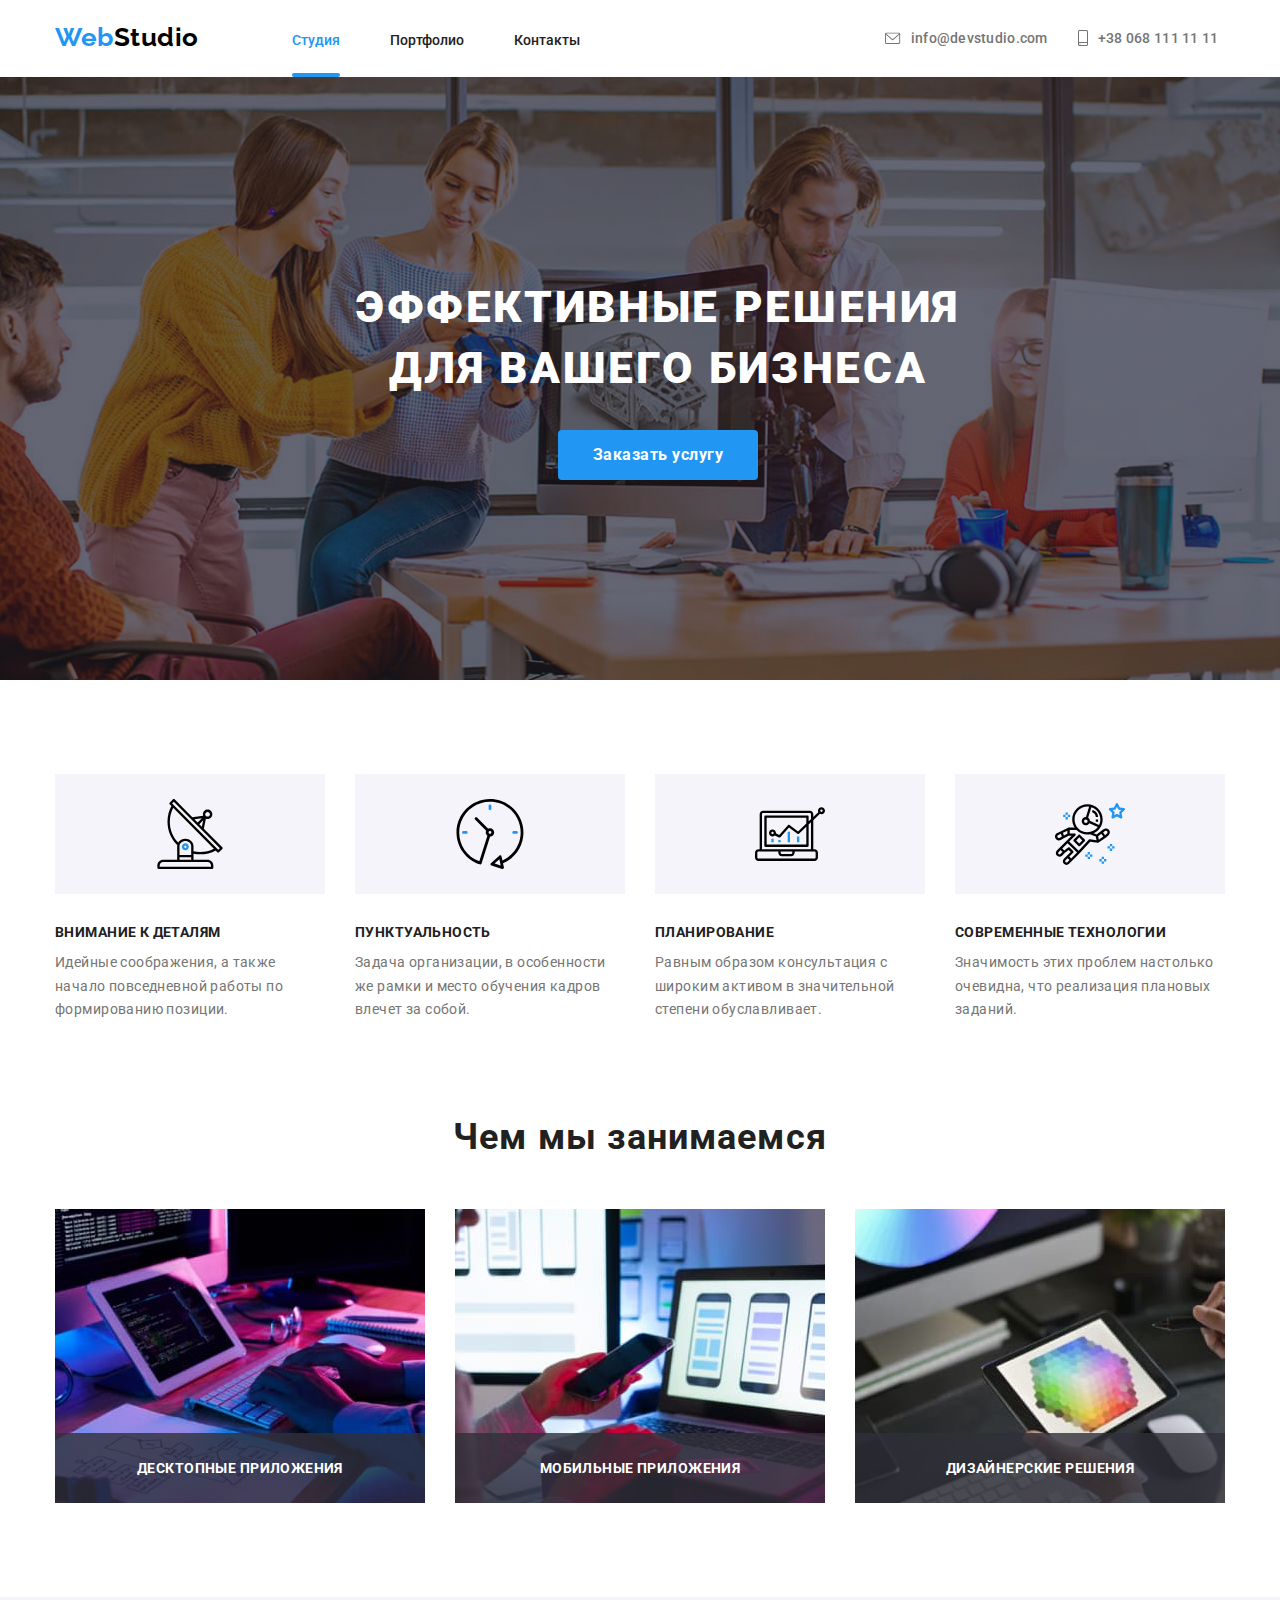
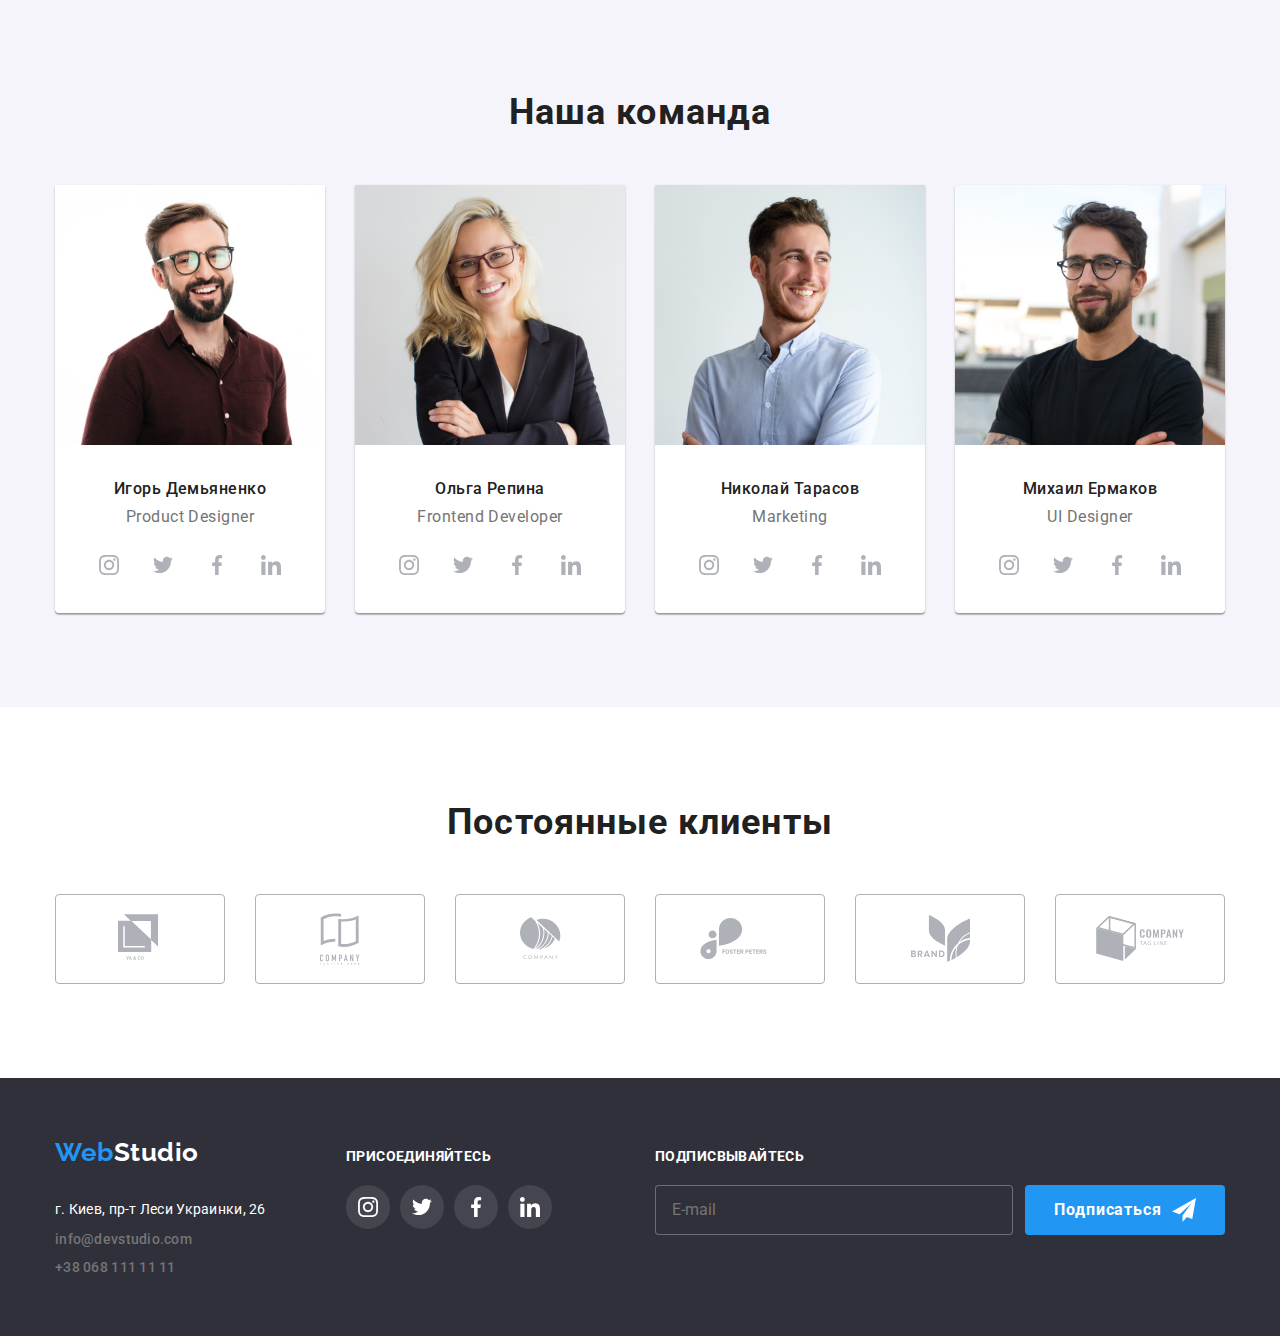
<file: index.html>
<!DOCTYPE html>
<html lang="ru">

<head>
    <meta charset="UTF-8">
    <meta name="viewport" content="width=device-width, initial-scale=1.0">
    <link rel="stylesheet" href="./css/normilize.css">
    <link rel="stylesheet" href="./css/variables.css">
    <link rel="preconnect" href="https://fonts.gstatic.com">
    <link rel="preconnect" href="https://fonts.gstatic.com">
    <link
        href="https://fonts.googleapis.com/css2?family=Raleway:wght@700&family=Roboto:wght@400;500;700;900&display=swap"
        rel="stylesheet">
    <link rel="stylesheet" href="./css/general.css">
    <link rel="stylesheet" href="./css/styles.css">
    <title>WebStudio</title>
</head>

<body>
    <header>
        <div class="container">
            <div class="position-container">
                <nav class="header-nav">
                    <a href="./index.html" class="web-studio-black">
                        <span><span class="web">Web</span>Studio</span>
                    </a>
                    <ul class="nav-menu">
                        <li>
                            <a href="./index.html" class="current"> Студия </a>
                        </li>
                        <li>
                            <a href="./portfolio.html"> Портфолио </a>
                        </li>
                        <li>
                            <a href="#contacts"> Контакты </a>
                        </li>
                    </ul>
                </nav>
                <div class="div-contact">
                    <ul class="nav-contact nav-contact-header">
                        <li>
                            <a href="mailto:info@devstudio.com">
                                <svg class="nav-contact-icon" width="16" height="12">
                                    <use href="./images/icon-sprite.svg#icon-envelope"></use>
                                </svg>
                                info@devstudio.com
                            </a>
                        </li>
                        <li>
                            <a href="tel:+380681111111">
                                <svg class="nav-contact-icon" width="10" height="16">
                                    <use href="./images/icon-sprite.svg#icon-smartphone"></use>
                                </svg>
                                +38 068 111 11 11
                            </a>
                        </li>
                    </ul>
                </div>
            </div>
        </div>
    </header>

    <main>
        <section class="main-header">
            <div class="container">
                <h1 class="header-title-h1"> ЭФФЕКТИВНЫЕ РЕШЕНИЯ <br> ДЛЯ ВАШЕГО БИЗНЕСА </h1>
                <button class="header-button" data-modal-open type="button"> Заказать услугу </button>
            </div>
        </section>

        <section class="features-section">
            <div class="container">
                <ul class="features">
                    <li class="features-items">
                        <div class="feauters-card-icon">
                            <svg width="70" height="70">
                                <use href="./images/icon-sprite.svg#icon-antenna"></use>
                            </svg>
                        </div>
                        <h3>ВНИМАНИЕ К ДЕТАЛЯМ</h3>
                        <p>
                            Идейные соображения, а также начало повседневной работы по формированию позиции.
                        </p>
                    </li>
                    <li class="features-items">
                        <div class="feauters-card-icon">
                            <svg width="70" height="70">
                                <use href="./images/icon-sprite.svg#icon-clock"></use>
                            </svg>
                        </div>
                        <h3>ПУНКТУАЛЬНОСТЬ</h3>
                        <p>
                            Задача организации, в особенности же рамки и место обучения кадров влечет за собой.
                        </p>
                    </li>
                    <li class="features-items">
                        <div class="feauters-card-icon">
                            <svg width="70" height="70">
                                <use href="./images/icon-sprite.svg#icon-diagram"></use>
                            </svg>
                        </div>
                        <h3>ПЛАНИРОВАНИЕ</h3>
                        <p>
                            Равным образом консультация с широким активом в значительной степени обуславливает.
                        </p>
                    </li>
                    <li class="features-items">
                        <div class="feauters-card-icon">
                            <svg width="70" height="70">
                                <use href="./images/icon-sprite.svg#icon-astronaut"></use>
                            </svg>
                        </div>
                        <h3>СОВРЕМЕННЫЕ ТЕХНОЛОГИИ</h3>
                        <p>
                            Значимость этих проблем настолько очевидна, что реализация плановых заданий.
                        </p>
                    </li>
                </ul>
            </div>
        </section>

        <section class="what-we-do">
            <div class="container">
                <h2 class="title-h2">Чем мы занимаемся</h2>
                <ul class="what-we-do-list">
                    <li>
                        <img src="./images/webstudio/what-we-do-computer.jpg" alt="Разработка приложений" width="370"
                            height="294">
                        <div class="what-we-do-overlay">
                            <p>ДЕСКТОПНЫЕ ПРИЛОЖЕНИЯ</p>
                        </div>
                    </li>
                    <li>
                        <img src="./images/webstudio/what-we-do-mobile.jpg" alt="Создание мобильных приложений"
                            width="370" height="294">
                        <div class="what-we-do-overlay">
                            <p>МОБИЛЬНЫЕ ПРИЛОЖЕНИЯ</p>
                        </div>
                    </li>
                    <li>
                        <img src="./images/webstudio/what-we-do-palette.jpg" alt="Выбор палитры цветов" width="370"
                            height="294">
                        <div class="what-we-do-overlay">
                            <p>ДИЗАЙНЕРСКИЕ РЕШЕНИЯ</p>
                        </div>
                    </li>
                </ul>
            </div>
        </section>

        <section class="our-team-section">
            <div class="container">
                <h2 class="title-h2 our-team-title"> Наша команда </h2>
                <ul class="our-team">
                    <li>
                        <img src="./images/webstudio/igor-demyanenko.jpg" alt="Игорь Демьяненко" width="270"
                            height="260" />
                        <h3>Игорь Демьяненко</h3>
                        <p>Product Designer</p>
                        <ul class="social-links">
                            <li>
                                <a class="social-links-item" href="#">
                                    <svg class="social-link-icon" width="20" height="20">
                                        <use href="./images/icon-sprite.svg#icon-instagram"></use>
                                    </svg>
                                </a>
                            </li>
                            <li>
                                <a class="social-links-item" href="#">
                                    <svg class="social-link-icon" width="20" height="20">
                                        <use href="./images/icon-sprite.svg#icon-twitter"></use>
                                    </svg>
                                </a>
                            </li>
                            <li>
                                <a class="social-links-item" href="#">
                                    <svg class="social-link-icon" width="20" height="20">
                                        <use href="./images/icon-sprite.svg#icon-facebook"></use>
                                    </svg>
                                </a>
                            </li>
                            <li>
                                <a class="social-links-item" href="#">
                                    <svg class="social-link-icon" width="20" height="20">
                                        <use href="./images/icon-sprite.svg#icon-linkedin"></use>
                                    </svg>
                                </a>
                            </li>
                        </ul>
                    </li>
                    <li>
                        <img src="./images/webstudio/olga-repina.jpg" alt="Ольга Репина" width="270" height="260" />
                        <h3>Ольга Репина</h3>
                        <p>Frontend Developer</p>
                        <ul class="social-links">
                            <li>
                                <a class="social-links-item" href="#">
                                    <svg class="social-link-icon" width="20" height="20">
                                        <use href="./images/icon-sprite.svg#icon-instagram"></use>
                                    </svg>
                                </a>
                            </li>
                            <li>
                                <a class="social-links-item" href="#">
                                    <svg class="social-link-icon" width="20" height="20">
                                        <use href="./images/icon-sprite.svg#icon-twitter"></use>
                                    </svg>
                                </a>
                            </li>
                            <li>
                                <a class="social-links-item" href="#">
                                    <svg class="social-link-icon" width="20" height="20">
                                        <use href="./images/icon-sprite.svg#icon-facebook"></use>
                                    </svg>
                                </a>
                            </li>
                            <li>
                                <a class="social-links-item" href="#">
                                    <svg class="social-link-icon" width="20" height="20">
                                        <use href="./images/icon-sprite.svg#icon-linkedin"></use>
                                    </svg>
                                </a>
                            </li>
                        </ul>
                    </li>
                    <li>
                        <img src="./images/webstudio/nikolay-tarasov.jpg" alt="Николай Тарасов" width="270"
                            height="260" />
                        <h3>Николай Тарасов</h3>
                        <p>Marketing</p>
                        <ul class="social-links">
                            <li>
                                <a class="social-links-item" href="#">
                                    <svg class="social-link-icon" width="20" height="20">
                                        <use href="./images/icon-sprite.svg#icon-instagram"></use>
                                    </svg>
                                </a>
                            </li>
                            <li>
                                <a class="social-links-item" href="#">
                                    <svg class="social-link-icon" width="20" height="20">
                                        <use href="./images/icon-sprite.svg#icon-twitter"></use>
                                    </svg>
                                </a>
                            </li>
                            <li>
                                <a class="social-links-item" href="#">
                                    <svg class="social-link-icon" width="20" height="20">
                                        <use href="./images/icon-sprite.svg#icon-facebook"></use>
                                    </svg>
                                </a>
                            </li>
                            <li>
                                <a class="social-links-item" href="#">
                                    <svg class="social-link-icon" width="20" height="20">
                                        <use href="./images/icon-sprite.svg#icon-linkedin"></use>
                                    </svg>
                                </a>
                            </li>
                        </ul>
                    </li>
                    <li>
                        <img src="./images/webstudio/mikhail-yermakov.jpg" alt="Михаил Ермаков" width="270"
                            height="260" />
                        <h3>Михаил Ермаков</h3>
                        <p>UI Designer</p>
                        <ul class="social-links">
                            <li>
                                <a class="social-links-item" href="#">
                                    <svg class="social-link-icon" width="20" height="20">
                                        <use href="./images/icon-sprite.svg#icon-instagram"></use>
                                    </svg>
                                </a>
                            </li>
                            <li>
                                <a class="social-links-item" href="#">
                                    <svg class="social-link-icon" width="20" height="20">
                                        <use href="./images/icon-sprite.svg#icon-twitter"></use>
                                    </svg>
                                </a>
                            </li>
                            <li>
                                <a class="social-links-item" href="#">
                                    <svg class="social-link-icon" width="20" height="20">
                                        <use href="./images/icon-sprite.svg#icon-facebook"></use>
                                    </svg>
                                </a>
                            </li>
                            <li>
                                <a class="social-links-item" href="#">
                                    <svg class="social-link-icon" width="20" height="20">
                                        <use href="./images/icon-sprite.svg#icon-linkedin"></use>
                                    </svg>
                                </a>
                            </li>
                        </ul>
                    </li>
                </ul>
            </div>
        </section>

        <section class="our-clients">
            <div class="container">
                <h2 class="title-h2 our-clients-title">Постоянные клиенты</h2>
                <ul class="our-clients-list">
                    <li>
                        <a class="our-clients-link" href="#">
                            <svg class="our-clients-icon" width="44.27" height="49.23">
                                <use href="./images/icon-sprite.svg#icon-logo-1"></use>
                            </svg>
                        </a>
                    </li>
                    <li>
                        <a class="our-clients-link" href="#">
                            <svg class="our-clients-icon" width="40" height="52">
                                <use href="./images/icon-sprite.svg#icon-logo-2"></use>
                            </svg>
                        </a>
                    </li>
                    <li>
                        <a class="our-clients-link" href="#">
                            <svg class="our-clients-icon" width="41" height="42.6">
                                <use href="./images/icon-sprite.svg#icon-logo-3"></use>
                            </svg>
                        </a>
                    </li>
                    <li>
                        <a class="our-clients-link" href="#">
                            <svg class="our-clients-icon" width="79.66" height="42.02">
                                <use href="./images/icon-sprite.svg#icon-logo-4"></use>
                            </svg>
                        </a>
                    </li>
                    <li>
                        <a class="our-clients-link" href="#">
                            <svg class="our-clients-icon" width="59" height="47">
                                <use href="./images/icon-sprite.svg#icon-logo-5"></use>
                            </svg>
                        </a>
                    </li>
                    <li>
                        <a class="our-clients-link" href="#">
                            <svg class="our-clients-icon" width="88.48" height="45.44">
                                <use href="./images/icon-sprite.svg#icon-logo-6"></use>
                            </svg>
                        </a>
                    </li>
                </ul>
            </div>
        </section>
    </main>

    <footer class="footer-block">
        <div class="container">
            <div class="footer-flexbox">
                <div>
                    <a href="./index.html" class="web-studio-white">
                        <span><span class="web">Web</span>Studio</span>
                    </a>
                    <address id="contacts">
                        <p class="street">г. Киев, пр-т Леси Украинки, 26</p>
                        <ul class="nav-contact nav-contact-li">
                            <li>
                                <a href="mailto:info@devstudio.com">info@devstudio.com</a>
                            </li>
                            <li>
                                <a href="tel:+380681111111">+38 068 111 11 11</a>
                            </li>
                        </ul>

                    </address>
                </div>

                <div class="footer-social-links-container">
                    <p class="footer-social-links-text">ПРИСОЕДИНЯЙТЕСЬ</p>
                    <ul class="footer-social-links">
                        <li>
                            <a class="footer-social-links-item" href="#">
                                <svg class="footer-social-link-icon" width="20" height="20">
                                    <use href="./images/icon-sprite.svg#icon-instagram"></use>
                                </svg>
                            </a>
                        </li>
                        <li>
                            <a class="footer-social-links-item" href="#">
                                <svg class="footer-social-link-icon" width="20" height="20">
                                    <use href="./images/icon-sprite.svg#icon-twitter"></use>
                                </svg>
                            </a>
                        </li>
                        <li>
                            <a class="footer-social-links-item" href="#">
                                <svg class="footer-social-link-icon" width="20" height="20">
                                    <use href="./images/icon-sprite.svg#icon-facebook"></use>
                                </svg>
                            </a>
                        </li>
                        <li>
                            <a class="footer-social-links-item" href="#">
                                <svg class="footer-social-link-icon" width="20" height="20">
                                    <use href="./images/icon-sprite.svg#icon-linkedin"></use>
                                </svg>
                            </a>
                        </li>
                    </ul>
                </div>

                <div class="subscribe-container">
                    <p class="footer-social-links-text">ПОДПИСВЫВАЙТЕСЬ</p>
                    <div class="subscribe-input-elements">
                        <input class="subscribe-email" type="email" placeholder="E-mail" />
                        <button class="subscribe-button" type="submit">
                            Подписаться
                            <svg class="subscribe-button-icon" width="24" height="24">
                                <use href="./images/icon-sprite.svg#icon-send"></use>
                            </svg>
                        </button>
                    </div>
                </div>
            </div>
        </div>
    </footer>

    <div data-modal class="backdrop is-hidden">
        <div class="modal">
            <form class="information-for-recall-form">
                <button class="modal-button-close" data-modal-close>
                    <svg class="modal-button-close-icon" width="18" height="18">
                        <use href="./images/icon-sprite.svg#modal-button-close"></use>
                    </svg>
                </button>
                <h4 class="form-title">Оставьте свои данные, мы вам перезвоним</h4>
                <div class="form-group">
                    <label class="input-label" for="username">Имя</label>
                    <div class="input-wrapper">
                        <input class="input" type="text" name="username" />
                        <svg class="input-wrapper-icon" width="18" height="18">
                            <use href="./images/icon-sprite.svg#icon-person"></use>
                        </svg>
                    </div>
                </div>

                <div class="form-group">
                    <label class="input-label" for="tel">Телефон</label>
                    <div class="input-wrapper">
                        <input class="input" type="tel" name="tel" />
                        <svg class="input-wrapper-icon" width="18" height="18">
                            <use href="./images/icon-sprite.svg#icon-phone"></use>
                        </svg>
                    </div>
                </div>

                <div class="form-group">
                    <label class="input-label" for="email">Почта</label>
                    <div class="input-wrapper">
                        <input class="input" type="email" name="email" />
                        <svg class="input-wrapper-icon" width="18" height="18">
                            <use href="./images/icon-sprite.svg#icon-email"></use>
                        </svg>
                    </div>
                </div>

                <div class="textarea-group">
                    <label class="input-label" for="feedback">Комментарий</label>
                    <textarea class="input-textarea" name="feedback" rows="5" placeholder="Введите текст"></textarea>
                </div>

                <div class="accept-policy-group">
                    <label class="checkbox-label">
                        <input class="hidden-checkbox" type="checkbox" name="checkbox" />
                        <svg class="accept-policy-group-icon" width="16" height="15">
                            <use href="./images/icon-sprite.svg#icon-check" class="checkbox-sprite"></use>
                        </svg>
                        <p class="accept-policy-group-text">
                            Соглашаюсь с рассылкой и принимаю
                            <a href="#" class="accept-policy-group-link">Условия договора</a>
                        </p>
                    </label>
                </div>
                <button class="submit-button" type="submit">Отправить</button>
            </form>
        </div>
    </div>

    <script src="./js/modal.js"></script>
</body>

</html>
</file>
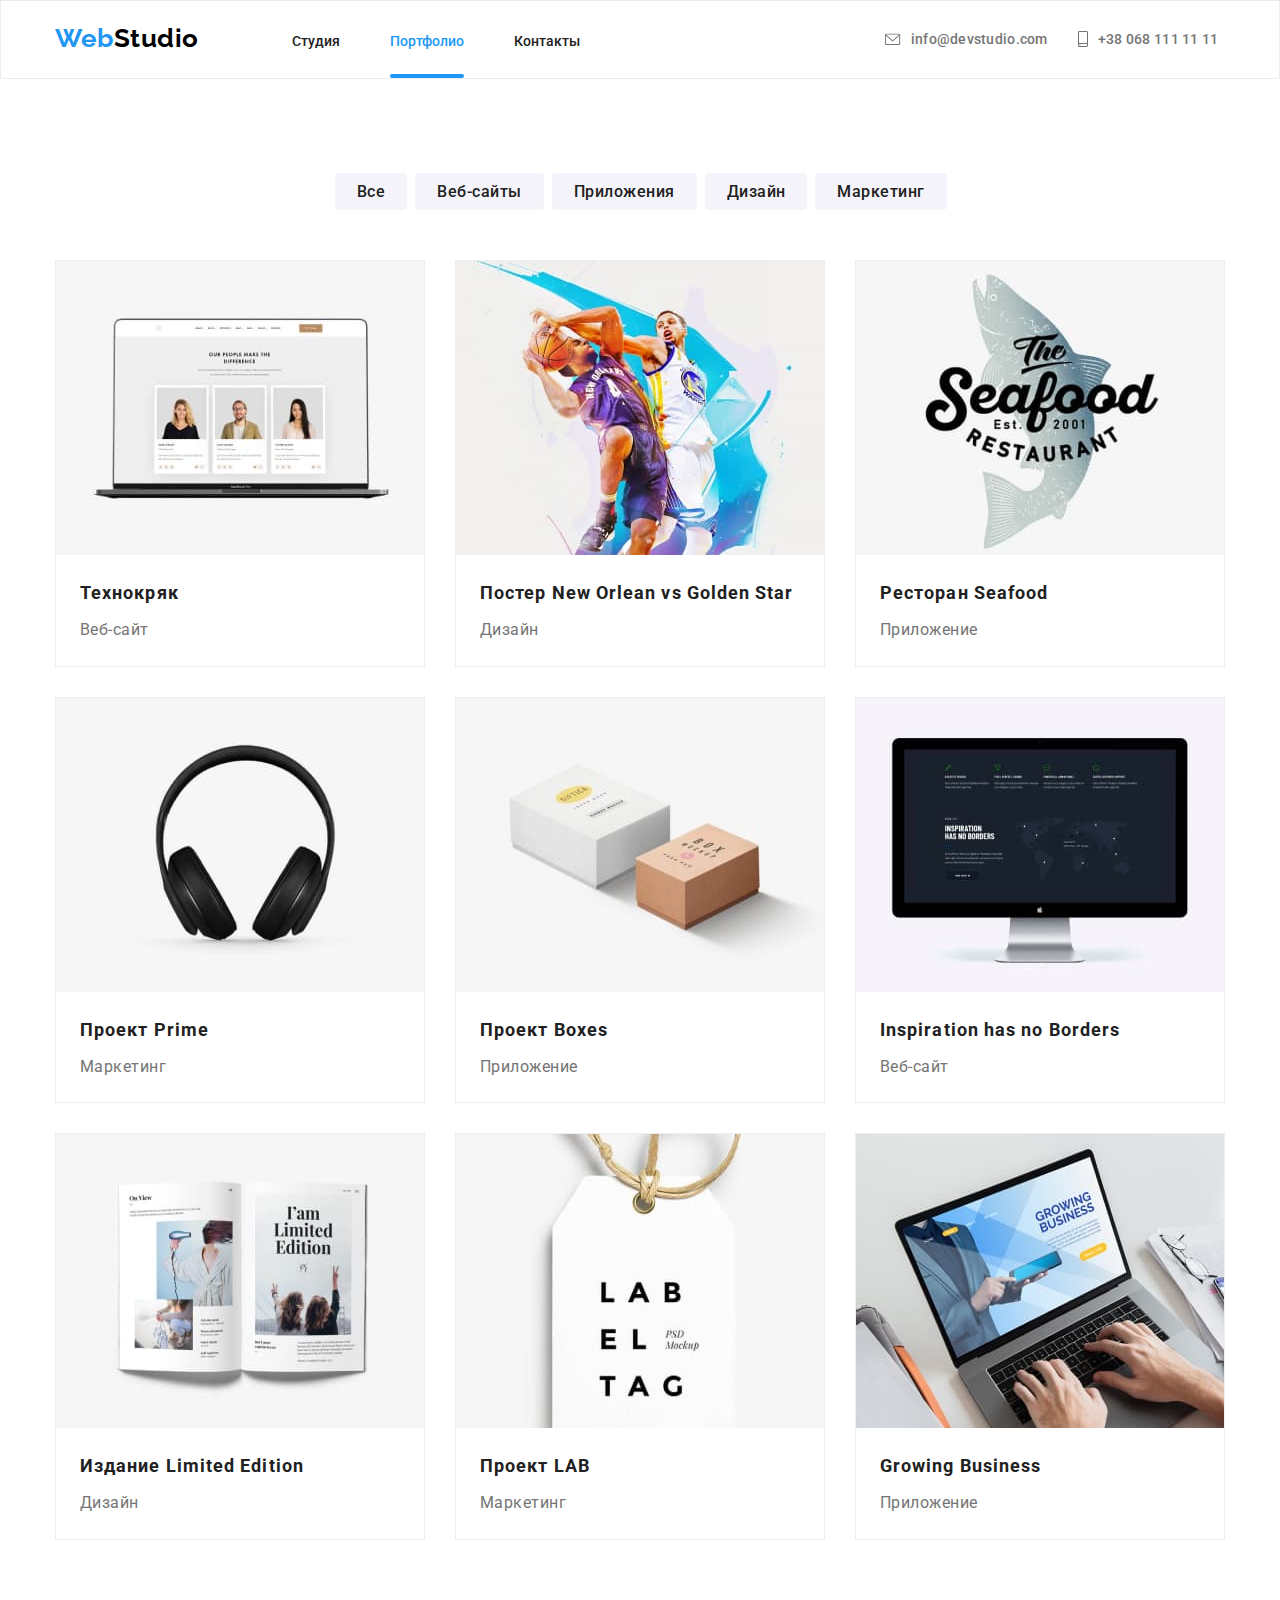
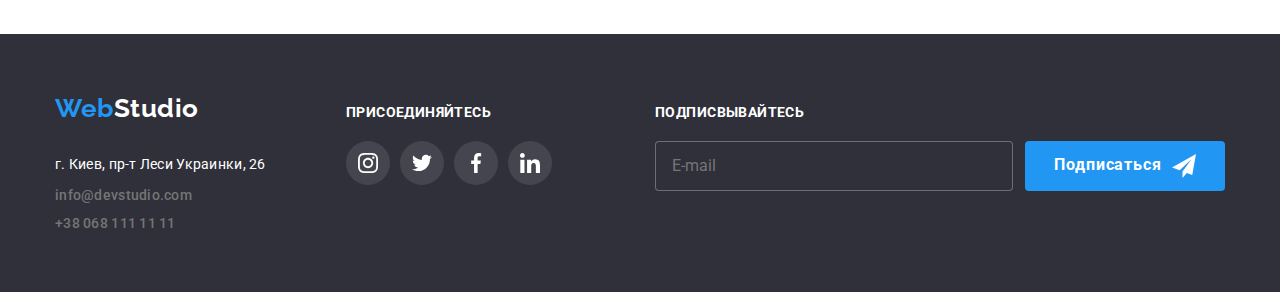
<file: portfolio.html>
<!DOCTYPE html>
<html lang="en">

<head>
    <meta charset="UTF-8">
    <meta name="viewport" content="width=device-width, initial-scale=1.0">
    <link rel="stylesheet" href="./css/normilize.css">
    <link rel="stylesheet" href="./css/variables.css">
    <link rel="preconnect" href="https://fonts.gstatic.com">
    <link href="https://fonts.googleapis.com/css2?family=Raleway:wght@700&family=Roboto:wght@400;500;700&display=swap"
        rel="stylesheet">
    <link rel="stylesheet" href="./css/general.css">
    <link rel="stylesheet" href="./css/styles-portfolio.css">
    <title>Portfolio</title>
</head>

<body>
    <header class="pf-header">
        <div class="container">
            <div class="position-container">
                <nav class="header-nav">
                    <a href="./index.html" class="web-studio-black">
                        <span><span class="web">Web</span>Studio</span>
                    </a>
                    <ul class="nav-menu">
                        <li>
                            <a href="./index.html"> Студия </a>
                        </li>
                        <li>
                            <a href="./portfolio.html" class="current"> Портфолио </a>
                        </li>
                        <li>
                            <a href="#contacts"> Контакты </a>
                        </li>
                    </ul>
                </nav>
                <div class="div-contact">
                    <ul class="nav-contact nav-contact-header">
                        <li>
                            <a href="mailto:info@devstudio.com">
                                <svg class="nav-contact-icon" width="16" height="12">
                                    <use href="./images/icon-sprite.svg#icon-envelope"></use>
                                </svg>
                                info@devstudio.com
                            </a>
                        </li>
                        <li>
                            <a href="tel:+380681111111">
                                <svg class="nav-contact-icon" width="10" height="16">
                                    <use href="./images/icon-sprite.svg#icon-smartphone"></use>
                                </svg>
                                +38 068 111 11 11
                            </a>
                        </li>
                    </ul>
                </div>
            </div>
        </div>
    </header>

    <main>
        <h1 class="hidden-title">Portfolio</h1>
        <section class="content-section">
            <div class="container">
                <ul class="filter-btn-class">
                    <li>
                        <button>Все</button>
                    </li>
                    <li>
                        <button>Веб-сайты</button>
                    </li>
                    <li>
                        <button>Приложения</button>
                    </li>
                    <li>
                        <button>Дизайн</button>
                    </li>
                    <li>
                        <button>Маркетинг</button>
                    </li>
                </ul>

                <ul class="projects">
                    <li>
                        <a class="projects-card" href="#">
                            <div class="card-img">
                                <img src="./images/portfolio/tech-crack.jpg" alt="Технокряк" />
                                <div class="projects-card-overlay">
                                    <p>
                                        Технокряк это современная площадка распространения коронавируса.
                                        Компании используют эту платформу для цифрового
                                        шпионажа и атак на защищённые сервера конкурентов.
                                    </p>
                                </div>
                            </div>
                            <div class="img-text">
                                <h3>Технокряк</h3>
                                <p>Веб-сайт</p>
                            </div>
                        </a>
                    </li>

                    <li>
                        <a class="projects-card" href="#">
                            <div class="card-img">
                                <img src="./images/portfolio/new-orlean.jpg" alt="Постер New Orlean vs Golden Star" />
                                <div class="projects-card-overlay">
                                    <p>
                                        Технокряк это современная площадка распространения коронавируса.
                                        Компании используют эту платформу для цифрового
                                        шпионажа и атак на защищённые сервера конкурентов.
                                    </p>
                                </div>
                            </div>
                            <div class="img-text">
                                <h3>Постер New Orlean vs Golden Star</h3>
                                <p>Дизайн</p>
                            </div>
                        </a>
                    </li>

                    <li>
                        <a class="projects-card" href="#">
                            <div class="card-img">
                                <img src="./images/portfolio/seafood.jpg" alt="Ресторан Seafood" />
                                <div class="projects-card-overlay">
                                    <p>
                                        Технокряк это современная площадка распространения коронавируса.
                                        Компании используют эту платформу для цифрового
                                        шпионажа и атак на защищённые сервера конкурентов.
                                    </p>
                                </div>
                            </div>
                            <div class="img-text">
                                <h3>Ресторан Seafood</h3>
                                <p>Приложение</p>
                            </div>
                        </a>
                    </li>

                    <li>
                        <a class="projects-card" href="#">
                            <div class="card-img">
                                <img src="./images/portfolio/project-prime.jpg" alt="Проект Prime" />
                                <div class="projects-card-overlay">
                                    <p>
                                        Технокряк это современная площадка распространения коронавируса.
                                        Компании используют эту платформу для цифрового
                                        шпионажа и атак на защищённые сервера конкурентов.
                                    </p>
                                </div>
                            </div>
                            <div class="img-text">
                                <h3>Проект Prime</h3>
                                <p>Маркетинг</p>
                            </div>
                        </a>
                    </li>

                    <li>
                        <a class="projects-card" href="#">
                            <div class="card-img">
                                <img src="./images/portfolio/project-boxes.jpg" alt="Проект Boxes" />
                                <div class="projects-card-overlay">
                                    <p>
                                        Технокряк это современная площадка распространения коронавируса.
                                        Компании используют эту платформу для цифрового
                                        шпионажа и атак на защищённые сервера конкурентов.
                                    </p>
                                </div>
                            </div>
                            <div class="img-text">
                                <h3>Проект Boxes</h3>
                                <p>Приложение</p>
                            </div>
                        </a>
                    </li>

                    <li>
                        <a class="projects-card" href="#">
                            <div class="card-img">
                                <img src="./images/portfolio/inspiration.jpg" alt="Inspiration has no Borders" />
                                <div class="projects-card-overlay">
                                    <p>
                                        Технокряк это современная площадка распространения коронавируса.
                                        Компании используют эту платформу для цифрового
                                        шпионажа и атак на защищённые сервера конкурентов.
                                    </p>
                                </div>
                            </div>
                            <div class="img-text">
                                <h3>Inspiration has no Borders</h3>
                                <p>Веб-сайт</p>
                            </div>
                        </a>
                    </li>

                    <li>
                        <a class="projects-card" href="#">
                            <div class="card-img">
                                <img src="./images/portfolio/limited-edition-magazine.jpg"
                                    alt="Издание Limited Edition" />
                                <div class="projects-card-overlay">
                                    <p>
                                        Технокряк это современная площадка распространения коронавируса.
                                        Компании используют эту платформу для цифрового
                                        шпионажа и атак на защищённые сервера конкурентов.
                                    </p>
                                </div>
                            </div>
                            <div class="img-text">
                                <h3>Издание Limited Edition</h3>
                                <p>Дизайн</p>
                            </div>
                        </a>
                    </li>

                    <li>
                        <a class="projects-card" href="#">
                            <div class="card-img">
                                <img src="./images/portfolio/project-lab.jpg" alt="Проект LAB" />
                                <div class="projects-card-overlay">
                                    <p>
                                        Технокряк это современная площадка распространения коронавируса.
                                        Компании используют эту платформу для цифрового
                                        шпионажа и атак на защищённые сервера конкурентов.
                                    </p>
                                </div>
                            </div>
                            <div class="img-text">
                                <h3>Проект LAB</h3>
                                <p>Маркетинг</p>
                            </div>
                        </a>
                    </li>

                    <li>
                        <a class="projects-card" href="#">
                            <div class="card-img">
                                <img src="./images/portfolio/growing-business.jpg" alt="Growing Business" />
                                <div class="projects-card-overlay">
                                    <p>
                                        Технокряк это современная площадка распространения коронавируса.
                                        Компании используют эту платформу для цифрового
                                        шпионажа и атак на защищённые сервера конкурентов.
                                    </p>
                                </div>
                            </div>
                            <div class="img-text">
                                <h3>Growing Business</h3>
                                <p>Приложение</p>
                            </div>
                        </a>
                    </li>
                </ul>
            </div>
        </section>
    </main>

    <footer class="footer-block">
        <div class="container">
            <div class="footer-flexbox">
                <div>
                    <a href="./index.html" class="web-studio-white">
                        <span><span class="web">Web</span>Studio</span>
                    </a>
                    <address id="contacts">
                        <p class="street">г. Киев, пр-т Леси Украинки, 26</p>
                        <ul class="nav-contact nav-contact-li">
                            <li>
                                <a href="mailto:info@devstudio.com">info@devstudio.com</a>
                            </li>
                            <li>
                                <a href="tel:+380681111111">+38 068 111 11 11</a>
                            </li>
                        </ul>

                    </address>
                </div>

                <div class="footer-social-links-container">
                    <p class="footer-social-links-text">ПРИСОЕДИНЯЙТЕСЬ</p>
                    <ul class="footer-social-links">
                        <li>
                            <a class="footer-social-links-item" href="#">
                                <svg class="footer-social-link-icon" width="20" height="20">
                                    <use href="./images/icon-sprite.svg#icon-instagram"></use>
                                </svg>
                            </a>
                        </li>
                        <li>
                            <a class="footer-social-links-item" href="#">
                                <svg class="footer-social-link-icon" width="20" height="20">
                                    <use href="./images/icon-sprite.svg#icon-twitter"></use>
                                </svg>
                            </a>
                        </li>
                        <li>
                            <a class="footer-social-links-item" href="#">
                                <svg class="footer-social-link-icon" width="20" height="20">
                                    <use href="./images/icon-sprite.svg#icon-facebook"></use>
                                </svg>
                            </a>
                        </li>
                        <li>
                            <a class="footer-social-links-item" href="#">
                                <svg class="footer-social-link-icon" width="20" height="20">
                                    <use href="./images/icon-sprite.svg#icon-linkedin"></use>
                                </svg>
                            </a>
                        </li>
                    </ul>
                </div>

                <div class="subscribe-container">
                    <p class="footer-social-links-text">ПОДПИСВЫВАЙТЕСЬ</p>
                    <div class="subscribe-input-elements">
                        <input class="subscribe-email" type="email" placeholder="E-mail" />
                        <button class="subscribe-button" type="submit">
                            Подписаться
                            <svg class="subscribe-button-icon" width="24" height="24">
                                <use href="./images/icon-sprite.svg#icon-send"></use>
                            </svg>
                        </button>
                    </div>
                </div>
            </div>
        </div>
    </footer>

</body>

</html>
</file>
<file: css/variables.css>
:root{
  --full-balck: rgba(0, 0, 0);  
  --full-white: rgba(255, 255, 255);
  --text-blue: rgba(33,150,243,1);
  --title-text: rgba(33,33,33,1);
  --subtitle-text: rgba(117, 117, 117, 1);
  --textarea-text: rgba(117, 117, 117, 0.5);
  --bg-main-color: rgba(47, 48, 58);
  --btn-bg: rgba(245,244,250,1);
  --our-team-bg: rgba(245,244,250,1);
  --header-bd-color: rgba(236,236,236,1);
  --projects-border: rgba(238,238,238,1);
  --svg-grey-color: rgba(175,177,184,1); 
  --footer-social-links-bg: rgba(255, 255, 255, 0.1);
  --footer-subscribe-email-border: rgba(255, 255, 255, 0.3);
  --what-we-do-img-overlay-bg: rgba(47, 48, 58, 0.8); 
  --project-card-overlay-bg: rgba(33, 150, 243, 0.9);
  --backdrop-bg: rgba(0, 0, 0, 0.2);
  --button-border-color: rgba(0, 0, 0, 0.1);

  --animation-type: cubic-bezier(0.4, 0, 0.2, 1);
  --animation-duration: 250ms;

  --brordr-input-color: rgba(33, 33, 33, 0.2);
  --form-button-active: rgba(24, 140, 232, 1);
}
</file>
<file: css/general.css>
body{
  font-family: 'Roboto', sans-serif;
}

header{
  margin: 0 auto;
  position: relative;
}

.web-studio-black{
  color: var(--full-balck);
  font-family: 'Raleway', sans-serif;
  font-weight: 700;
  font-size: 26px;
  letter-spacing: 0.02em;
}

.web-studio-white{
  width: 145px;
  height: 31px;
  color: var(--full-white);
  font-family: 'Raleway', sans-serif;
  font-weight: 700;
  font-size: 26px;
  letter-spacing: 0.02em;  
}

.web{
  color: var(--text-blue);
}

.nav-menu{
  display: flex;
  margin-left: 93px;  
}

.nav-menu :not(:last-child){
  margin-right: 50px;
}

.nav-contact :not(:last-child){
  margin-right: 30px;
}

.nav-menu > li > a{
  position: relative;
  display: block;
  color: var(--title-text);
  font-weight: 500;
  font-size: 14px;
  line-height: 1.2;
  padding-top: 32px;
  padding-bottom: 28px;

  transition-property: color cursor;
  transition-duration: 250ms;
  transition-timing-function: cubic-bezier(0.4, 0, 0.2, 1);
}

.nav-menu > li > a:hover,
.nav-menu > li > a:focus{
  color: var(--text-blue);
}

.nav-menu > li > a::after{
  position: absolute;
  content: "";
  bottom: 0;
  left: 0;
  height: 4px;
  width: 100%;
  border-radius: 2px;
  background-color: var(--text-blue);
  opacity: 0;

  transition-property: opacity;
  transition-duration: 250ms;
  transition-timing-function: cubic-bezier(0.4, 0, 0.2, 1);
}

.nav-menu > li > a:hover::after,
.nav-menu > li > a:focus::after{
  opacity: 1;
}

.nav-menu > li > .current::after{
  opacity: 1;
}

.nav-contact-header{
  display: flex;  
  margin: 0 auto;   
}

.nav-contact-header > li > a{  
  display: flex;
  justify-content: center;
  align-items: center;  
}

.nav-contact > li > a{
  color: var(--subtitle-text);
  font-weight: 500;
  font-size: 14px;
  line-height: 1.2;
  letter-spacing: 0.02em; 
  
  transition-property: color cursor;
  transition-duration: 250ms;
  transition-timing-function: cubic-bezier(0.4, 0, 0.2, 1);
}

.nav-contact > li > a:hover,
.nav-contact > li > a:focus{
  color: var(--text-blue);
}

.nav-contact-li{
  display: block;   
}

.nav-contact.nav-contact-li > li{
  margin-right: 0px;
}

.nav-contact-li :not(:last-child){
  margin-bottom: 9px;
}

.nav-contact-icon{
  fill: currentColor;
  margin-right: 10px;
}

.footer-block{
  background-color: var(--bg-main-color);
  padding-top: 60px;
  padding-bottom: 60px;  
}

.footer-flexbox{
  display: flex;
  align-items: baseline;
  justify-content: space-between;
}

#contacts{
  margin-top: 30px;
}

.footer-social-links-text{
  font-family: 'Roboto', sans-serif;
  font-weight: 700;
  font-size: 14px;
  line-height: 1.14;
  letter-spacing: 0.03em;
  text-transform: uppercase;
  color: var(--full-white);
  margin-bottom: 20px;
}

.footer-social-links{
  display: flex;
  justify-content: center;
  align-items: center;
}

.footer-social-links > li:not(:last-child){
  margin-right: 10px;
}

.footer-social-links-container{
  margin-left: 70px;
}

.footer-social-links-item{
  background-color: var(--footer-social-links-bg);
  color: var(--full-white);
  border-radius: 50%;
  height: 44px;
  width: 44px;
  display: flex;
  justify-content: center;
  align-items: center;

  transition-property: background-color cursor;
  transition-duration: 250ms;
  transition-timing-function: cubic-bezier(0.4, 0, 0.2, 1);
}

.footer-social-links-item:hover,
.footer-social-links-item:focus{
  background-color: var(--text-blue);
  cursor: pointer;
}

.footer-social-link-icon{
  fill: currentColor;
}

.street{
  color: var(--full-white);
  font-weight: 400;
  font-size: 14px;
  line-height: 1.7;  
  letter-spacing: 0.02em;
  margin-bottom: 9px;
}

.nav-menu > li > .current{
  color: var(--text-blue);
}

.container{
  width: 1200px;
  padding: 0px 15px;
  margin: 0 auto;  
}

.position-container{
  display: flex;
}

.header-nav{
  display: flex;
  align-items: center;  
}

.div-contact{
  display: flex;
  align-items: center;
  margin-left: 305px;    
}

.subscribe-container{
  margin-left: 93px;
}

.subscribe-input-elements{
  display: flex;
  justify-content: center;
  align-items: center;
}

.subscribe-email{
  color: var(--footer-subscribe-email-border);
  height: 50px;
  width: 358px;
  background-color: var(--bg-main-color);
  border: 1px solid var(--footer-subscribe-email-border);
  border-radius: 4px;
  padding: 15px 16px;
  margin-right: 12px;
}

.subscribe-button{
  display: flex;
  justify-content: center;
  align-items: center;
  width: 200px;
  height: 50px;
  font-weight: 700;
  font-size: 16px;
  line-height: 1.88;
  letter-spacing: 0.06em;
  color: var(--full-white);
  background-color: var(--text-blue);  
  border-radius: 4px;
  border: none;  
}

.subscribe-button-icon{
  fill: var(--full-white);
  margin-left: 10px;
}
</file>
<file: css/styles.css>
.main-header{  
  background-image: linear-gradient(to right, rgba(47, 48, 58, 0.4), rgba(47, 48, 58, 0.4)), url('../images/webstudio/Img.jpg');
  background-size: auto, cover;
  max-width: 1600px;
  margin-left: auto;
  margin-right: auto;
  background-position: center;
  background-repeat: no-repeat;
  padding-top: 200px;
  padding-left: 36px;
  padding-bottom: 200px;    
}

.main-header .container{
  text-align: center;
}

.header-title-h1{
  color: var(--full-white);
  font-weight: 900;
  font-size: 44px;   
  line-height: 1.4;
  letter-spacing: 0.06em;  
  margin-bottom: 30px;  
  display: block;
}

.header-button{
  background-color: var(--text-blue);
  font-weight: 700;
  width: 200px;
  height: 50px;
  color: var(--full-white);
  border-style: none;
  border-radius: 4px;  
  font-size: 16px;
  line-height: 1.9; 
  letter-spacing: 0.03em;
  display: block;
  text-align: center;    
  margin-left: 485px;
}

.features-section{
  padding: 94px 0px;
}

.features{
  display: flex;      
}

.features > li{
  width: 270px;
}

.features > li:not(:last-child){
  margin-right: 30px;
}

.features > li > h3{
  color: var(--title-text);
  font-weight: 700;
  font-size: 14px;
  line-height: 1.2;
  letter-spacing: 0.03em; 
  align-items: center;  
  margin-bottom: 10px;
}

.features > li > p{
  color: var(--subtitle-text);
  font-weight: 400;
  font-size: 14px;
  line-height: 1.7;
  letter-spacing: 0.03em;
}

.what-we-do{
  padding-bottom: 94px;
}

.what-we-do-list{
  display: flex;
  margin-top: 50px;  
}

.what-we-do-list > li{
  position: relative;
}

.what-we-do-list > li:not(:last-child){
  margin-right: 30px;
}

.what-we-do-list li >img{
  display: block;
}

.what-we-do-overlay{
  position: absolute;
  top: 224px;
  left: 0;
  width: 100%;
  height: 70px;
  background-color: var(--what-we-do-img-overlay-bg);
  padding-top: 27px;
  padding-bottom: 27px;
}

.what-we-do-overlay > p{
  color: var(--full-white);   
  font-family: Roboto, sans-serif;
  font-weight: 700;
  font-style: normal; 
  font-size: 14px;
  line-height: 1.17;
  text-align: center;
  letter-spacing: 0.03em;
  text-transform: uppercase;
}

.our-team-section{
  background-color: var(--our-team-bg);
  padding-top: 94px;
  padding-bottom: 94px;
}

.title-h2{
  color: var(--title-text);
  font-weight: 700;
  font-size: 36px;
  line-height: 1.2;
  text-align: center;
  letter-spacing: 0.03em;    
}

.our-team-title{  
  margin-bottom: 50px;
}

.our-team{
  display: flex;  
}

.our-team > li{
  width: 270px;
  height: 428px;   
  background-color: var(--full-white);
  padding-bottom: 30px;
  box-shadow: 0px 1px 3px rgba(0, 0, 0, 0.12), 0px 1px 1px rgba(0, 0, 0, 0.14), 0px 2px 1px rgba(0, 0, 0, 0.2);
  border-radius: 0px 0px 4px 4px;
}

.our-team > li:not(:last-child){
  margin-right: 30px;
}

.our-team > li > h3{
  color: var(--title-text);
  font-weight: 500;
  font-size: 16px;
  line-height: 1.2;  
  letter-spacing: 0.03em;
  text-align: center;
  margin-top: 30px;
  margin-bottom: 10px;
}

.our-team > li > p{
  color: var(--subtitle-text);
  font-weight: 400;
  font-size: 16px;
  line-height: 1,2;  
  letter-spacing: 0.03em;
  text-align: center;
  margin-bottom: 16px;
}

.social-links{
  margin: 0 auto;
  display: flex;
  padding-left: 32px;
  padding-right: 32px;
}

.social-links > li:not(:last-child){
  margin-right: 10px;
}

.social-links-item{
  display: flex;
  justify-content: center;
  align-items: center;
  background-color: var(--full-white);
  border-radius: 50%;
  height: 44px;
  width: 44px;
  color: var(--svg-grey-color);

  transition-property: color background-color cursor;
  transition-duration: var(--animation-duration);
  transition-timing-function: var(--animation-type);
}

.social-links-item:hover,
.social-links-item:focus{
  background-color: var(--text-blue);
  color: var(--full-white);
  cursor: pointer;
}

.social-link-icon{
  fill: currentColor;
}

.our-clients{
  padding: 94px 0px; 
  margin: 0 auto; 
}

.our-clients-title{
  margin-bottom: 50px;
}

.our-clients-list{
  display: flex;
  margin: 0 auto;
}

.our-clients-list > li:not(:last-child){
  margin-right: 30px;
}

.our-clients-link{
  display: flex;
  justify-content: center;
  align-items: center;
  width: 170px;
  height: 90px;
  border: solid;
  border-width: 1px;
  color: var(--svg-grey-color);  
  border-color: var(--svg-grey-color);
  border-radius: 4px;

  transition-property: color border-color cursor;
  transition-duration: var(--animation-duration);
  transition-timing-function: var(--animation-type);
}

.our-clients-link:hover,
.our-clients-link:focus{
  color: var(--text-blue);
  border-color: var(--text-blue);
  cursor: pointer;
}

.our-clients-icon{
  fill: currentColor;
}

.feauters-card-icon{
  display: flex;
  justify-content: center;
  align-items: center;
  width: 270px;
  height: 120px;
  background-color: var(--our-team-bg);
  margin-bottom: 30px;
}

.backdrop{
  position: fixed;  
  top: 0;
  left: 0;
  height: 100%;
  width: 100%;
  background-color: var(--backdrop-bg);
  
  opacity: 1;
  visibility: visible;

  transition-property: opacity visibility;
  transition-duration: var(--animation-duration);
  transition-timing-function: var(--animation-type);
}

.modal{
  position: absolute;
  top: 50%;
  left: 50%;  
  height: 581px;
  width: 528px;
  background-color: var(--full-white); 
  transform: translateX(-50%) translateY(-50%) scale(1); 
  transition: transform var(--animation-duration) var(--animation-type);  
}

.modal-button-close{
  position: absolute;
  top: 8px;
  left: 100%; 
  transform: translateX(-38px);
  display: flex;
  justify-content: center;
  align-items: center;
  background-color: var(--full-white);
  border: 1px solid var(--button-border-color);
  border-radius: 50%;  
  height: 30px;
  width: 30px; 
  
  transition-property: color cursor;
  transition-duration: var(--animation-duration);
  transition-timing-function: var(--animation-type);
}

.modal-button-close:hover,
.modal-button-close:focus{
  color: var(--text-blue);  
  cursor: pointer;
}

.modal-button-close-icon{
  fill: currentColor;
}

.backdrop.is-hidden .modal{
  transform: translateX(-50%) translateY(-50%) scale(0.1);
}

.backdrop.is-hidden{
  opacity: 0;
  pointer-events: none;
  visibility: hidden; 
}

.information-for-recall-form{
  display: flex;
  flex-direction: column;
  align-items: center;  
  height: 581px;
  width: 528px;
  padding: 40px;
}

.information-for-recall-form .form-title{
  font-weight: 700;
  font-size: 20px;
  line-height: 1.17;
  letter-spacing: 0.03em;
  color: var(--title-text);
  margin-bottom: 12px;
}

.information-for-recall-form .form-group{
  display: flex;
  flex-direction: column;
  margin-bottom: 10px;
  width: 100%;
}

.information-for-recall-form .input{
  height: 40px;
  font: inherit;
  border: 1px solid var(--brordr-input-color);
  border-radius: 4px;
  padding: 11px 12px;
  padding-left: 30px;
  width: 100%;
  transition-property: border-color cursor;
  transition-duration: var(--animation-duration);
  transition-timing-function: var(--animation-type);
}

.information-for-recall-form .input:focus{
  border-color: var(--text-blue);  
  outline: none;
  cursor: pointer;
}

.information-for-recall-form .input:hover{
  cursor: pointer; 
}

.information-for-recall-form .input-label{
  font-weight: 400px;
  font-size: 12px;
  line-height: 1.17;
  letter-spacing: 0.01em;
  margin-bottom: 4px;
}

.information-for-recall-form .input-wrapper{
  position: relative;
  display: inherit;
  width: inherit;
  color: black;
}

.information-for-recall-form .input-wrapper-icon{
  position: absolute;
  top: 50%;
  left: 12px;
  transform: translateY(-50%);
}

.information-for-recall-form .input:focus + .input-wrapper-icon{
  fill: var(--text-blue);
}

.information-for-recall-form .textarea-group{
  width: 100%;
  height: 138px;
  margin-bottom: 20px;
}

.information-for-recall-form .input-textarea{  
  font: inherit;
  border: 1px solid var(--brordr-input-color);
  border-radius: 4px;
  padding: 12px 16px;
  height: 120px;  
  width: 100%; 
  transition-property: border-color cursor;
  transition-duration: var(--animation-duration);
  transition-timing-function: var(--animation-type); 
  resize: none;
}

.information-for-recall-form .input-textarea:focus
{
  border-color: var(--text-blue);  
  outline: none;
  cursor: pointer;
}

.information-for-recall-form .input-textarea:hover{
  cursor: pointer;
}

textarea:-moz-placeholder{ 
  font-weight: 400;
  font-size: 12px;
  line-height: 1.17;
  letter-spacing: 0.01em;
  color: var(--textarea-text); 
}

textarea::-webkit-input-placeholder{
  font-weight: 400;
  font-size: 12px;
  line-height: 1.17;
  letter-spacing: 0.01em;
  color: var(--textarea-text);  
}

.information-for-recall-form .accept-policy-group{
  display: flex;
  justify-content: center;
  align-items: center;
  margin-bottom: 30px;
}

.information-for-recall-form .checkbox-label{
  display: flex;
  width: 100%;
}

.information-for-recall-form .hidden-checkbox{
  -webkit-appearance: none;
  -moz-appearance: none;
  position: absolute;
  appearance: none;
}

.information-for-recall-form .accept-policy-group-icon{
  border: 2px solid var(--title-text);
  border-radius: 2px;
  margin-right: 6px;
  transform: translateY(20%);
}

.information-for-recall-form .accept-policy-group .checkbox-sprite{
  display: none;
}

.information-for-recall-form .hidden-checkbox:checked + .accept-policy-group-icon{
  border: none;
} 

.information-for-recall-form .hidden-checkbox:checked + .accept-policy-group-icon .checkbox-sprite{
  display: block;
}

.accept-policy-group .accept-policy-group-text{
  font-weight: 400;
  font-size: 14px;
  line-height: 1.71;
  letter-spacing: 0.03em;
  color: var(--subtitle-text);
}

.accept-policy-group .accept-policy-group-link{
  color: var(--text-blue);
  text-decoration: underline;
}

.information-for-recall-form .submit-button{
  width: 200px;
  height: 50px;
  color: var(--full-white);
  background-color: var(--text-blue);  
  border-radius: 4px;
  border: none;
  box-shadow: 0px 3px 1px rgba(0, 0, 0, 0.1), 0px 1px 2px rgba(0, 0, 0, 0.08), 0px 2px 2px rgba(0, 0, 0, 0.12);
  transition-property: background-color;
  transition-duration: var(--animation-duration);
  transition-timing-function: var(--animation-type);

}

.information-for-recall-form .submit-button:hover,
.information-for-recall-form .submit-button:focus{
  background-color: var(--form-button-active); 
}
</file>
<file: css/styles-portfolio.css>
.pf-header{
  border: 1px solid var(--header-bd-color);
}

.hidden-title {    
  position: absolute;
  width: 1px;
  height: 1px;
  margin: -1px;
  border: 0px;
  padding: 0px;
  white-space: nowrap;
  clip-path: inset(100%);
  clip: rect(0 0 0 0);
  overflow: hidden;    
}

.content-section{
  padding: 94px 0px; 
}

.filter-btn-class{
  display: flex;
  padding-left: 280px;
  margin-bottom: 50px;  
}

.filter-btn-class li:not(:last-child){
  margin-right: 8px;
}

.filter-btn-class > li > button{
  background-color: var(--btn-bg);
  color: var(--title-text);
  font-weight: 500;
  font-size: 16px;
  line-height: 1.6;
  text-align: center;  
  border-style: none;
  border-radius: 4px;
  letter-spacing: 0.03em; 
  padding: 6px 22px; 

  transition-property: box-shadow color background-color cursor;
  transition-duration: var(--animation-duration);
  transition-timing-function: var(--animation-type);
}

.filter-btn-class > li > button:hover,
.filter-btn-class > li > button:focus{
  background-color: var(--text-blue);
  color: var(--full-white);
  box-shadow: 0px 3px 1px rgba(0, 0, 0, 0.1), 0px 1px 2px rgba(0, 0, 0, 0.08), 0px 2px 2px rgba(0, 0, 0, 0.12);
}

.projects{ 
  position: relative; 
  display: flex;
  flex-wrap: wrap;
  margin-left: -30px;
  margin-top: -30px;   
}

.projects > li{
  position: relative;
  flex-basis: calc(100% / 3 - 30px);
  margin-left: 30px;
  margin-top: 30px;
  border: 1px solid var(--projects-border);  
}

.projects-card{
  position: relative;
  display: block; 

  transition-property: box-shadow cursor;
  transition-duration: var(--animation-duration);
  transition-timing-function: var(--animation-type);  
}

.projects-card:hover,
.projects-card:focus{  
  box-shadow: 0px 1px 1px rgba(0, 0, 0, 0.12), 0px 4px 4px rgba(0, 0, 0, 0.06), 1px 4px 6px rgba(0, 0, 0, 0.16);
  cursor: pointer;
}

.projects-card:hover .projects-card-overlay,
.projects-card:focus .projects-card-overlay{
  transform: translateY(0%);
}

.projects-card > div > h3{
  color: var(--title-text);
  font-weight: 700;
  font-size: 18px;
  line-height: 2;
  letter-spacing: 0.06em;
  margin-bottom: 4px;
}

.projects-card > div > p{
  color: var(--subtitle-text);
  font-weight: 400;
  font-size: 16px;
  line-height: 1.9;  
  letter-spacing: 0.03em;  
}

.card-img{
  position: relative;  
  overflow: hidden;
  border-style: none;
  width: 368px;
  height: 294px;
}

.projects-card > img{
  width: 368px;
  height: 294px;
  display: block;
}

.img-text{
  padding: 20px 24px;  
}

.projects-card-overlay{
  position: absolute;
  top: 0;
  left: 0;
  width: 100%;
  height: 100%;
  background-color: var(--project-card-overlay-bg);
  padding: 63px 24px;    

  transform: translateY(100%);
  transition: transform var(--animation-duration) var(--animation-type);
}

.card-img > .projects-card-overlay > p{
  color: var(--full-white);
  font-family: Roboto , sans-serif;  
  font-weight: 400;
  font-size: 18px;
  line-height: 1.55;
  letter-spacing: 0.03em;
  border-style: none;
}
</file>
<file: css/normilize.css>
/*! modern-normalize v1.0.0 | MIT License | https://github.com/sindresorhus/modern-normalize */

/* ===== ДОПОЛНЕНИЯ от Sandra Hrevtsova ===== */

/* обнуляем дефолтные маркеры у всех маркированных списков */
ul {
  list-style: none;
  padding: 0px;
  margin: 0px;
}

p {
  margin: 0px;
  padding: 0px;
}

/* обнуляем дефолтные подчеркивания у всех ссылок */
a {
  text-decoration: none;
}

code,
kbd,
samp,
pre {
  font-family: 'Open Sans', sans-serif;
  
  /* font-family: ui-monospace, SFMono-Regular, Consolas, "Liberation Mono", Menlo, monospace; 1 */
  font-size: 1em; /* 2 */
}

/* ===== ДОПОЛНЕНИЯ от Sandra Hrevtsova ===== */

/*
Document
========
*/

/**
Use a better box model (opinionated).
*/

*,
*::before,
*::after {
  box-sizing: border-box;
}

/**
Use a more readable tab size (opinionated).
*/

:root {
  -moz-tab-size: 4;
  tab-size: 4;
}

/**
1. Correct the line height in all browsers.
2. Prevent adjustments of font size after orientation changes in iOS.
*/

html {
  line-height: 1.15; /* 1 */
  -webkit-text-size-adjust: 100%; /* 2 */
}

/*
Sections
========
*/

/**
Remove the margin in all browsers.
*/

body,
h1,
h2,
h3,
h4,
h5,
h6 {
  margin: 0;
  padding: 0;
}

/**
Improve consistency of default fonts in all browsers. (https://github.com/sindresorhus/modern-normalize/issues/3)
*/

body {
  font-family: system-ui, -apple-system,
    /* Firefox supports this but not yet `system-ui` */ 'Segoe UI', Roboto,
    Helvetica, Arial, sans-serif, 'Apple Color Emoji', 'Segoe UI Emoji';
}

/*
Grouping content
================
*/

/* input{
  cursor: none;
} */

/**
1. Add the correct height in Firefox.
2. Correct the inheritance of border color in Firefox. (https://bugzilla.mozilla.org/show_bug.cgi?id=190655)
*/

hr {
  height: 0; /* 1 */
  color: inherit; /* 2 */
}

/*
Text-level semantics
====================
*/

/**
Add the correct text decoration in Chrome, Edge, and Safari.
*/

abbr[title] {
  text-decoration: underline dotted;
}

/**
Add the correct font weight in Edge and Safari.
*/

b,
strong {
  font-weight: bolder;
}

/**
1. Improve consistency of default fonts in all browsers. (https://github.com/sindresorhus/modern-normalize/issues/3)
2. Correct the odd 'em' font sizing in all browsers.
*/

/**
Add the correct font size in all browsers.
*/

small {
  font-size: 80%;
}

/**
Prevent 'sub' and 'sup' elements from affecting the line height in all browsers.
*/

sub,
sup {
  font-size: 75%;
  line-height: 0;
  position: relative;
  vertical-align: baseline;
}

sub {
  bottom: -0.25em;
}

sup {
  top: -0.5em;
}

/*
Tabular data
============
*/

/**
1. Remove text indentation from table contents in Chrome and Safari. (https://bugs.chromium.org/p/chromium/issues/detail?id=999088, https://bugs.webkit.org/show_bug.cgi?id=201297)
2. Correct table border color inheritance in all Chrome and Safari. (https://bugs.chromium.org/p/chromium/issues/detail?id=935729, https://bugs.webkit.org/show_bug.cgi?id=195016)
*/

table {
  text-indent: 0; /* 1 */
  border-color: inherit; /* 2 */
}

/*
Forms
=====
*/

/**
1. Change the font styles in all browsers.
2. Remove the margin in Firefox and Safari.
*/

button,
input,
optgroup,
select,
textarea {
  font-family: inherit; /* 1 */
  font-size: 100%; /* 1 */
  line-height: 1.15; /* 1 */
  margin: 0; /* 2 */
}

address {
  font-style: normal;
}

/**
Remove the inheritance of text transform in Edge and Firefox.
1. Remove the inheritance of text transform in Firefox.
*/

button,
select {
  
  /* 1 */
  text-transform: none;
}

/**
Correct the inability to style clickable types in iOS and Safari.
*/

button,
[type='button'],
[type='reset'],
[type='submit'] {
  -webkit-appearance: button;
}

/**
Remove the inner border and padding in Firefox.
*/

::-moz-focus-inner {
  border-style: none;
  padding: 0;
}

/**
Restore the focus styles unset by the previous rule.
*/

:-moz-focusring {
  outline: 1px dotted ButtonText;
}

/**
Remove the additional ':invalid' styles in Firefox.
See: https://github.com/mozilla/gecko-dev/blob/2f9eacd9d3d995c937b4251a5557d95d494c9be1/layout/style/res/forms.css#L728-L737
*/

:-moz-ui-invalid {
  box-shadow: none;
}

/**
Remove the padding so developers are not caught out when they zero out 'fieldset' elements in all browsers.
*/

legend {
  padding: 0;
}

/**
Add the correct vertical alignment in Chrome and Firefox.
*/

progress {
  vertical-align: baseline;
}

/**
Correct the cursor style of increment and decrement buttons in Safari.
*/

::-webkit-inner-spin-button,
::-webkit-outer-spin-button {
  height: auto;
}

/**
1. Correct the odd appearance in Chrome and Safari.
2. Correct the outline style in Safari.
*/

[type='search'] {
  -webkit-appearance: textfield; /* 1 */
  outline-offset: -2px; /* 2 */
}

/**
Remove the inner padding in Chrome and Safari on macOS.
*/

::-webkit-search-decoration {
  -webkit-appearance: none;
}

/**
1. Correct the inability to style clickable types in iOS and Safari.
2. Change font properties to 'inherit' in Safari.
*/

::-webkit-file-upload-button {
  -webkit-appearance: button; /* 1 */
  font: inherit; /* 2 */
}

/*
Interactive
===========
*/

/*
Add the correct display in Chrome and Safari.
*/

summary {
  display: list-item;
}
</file>
